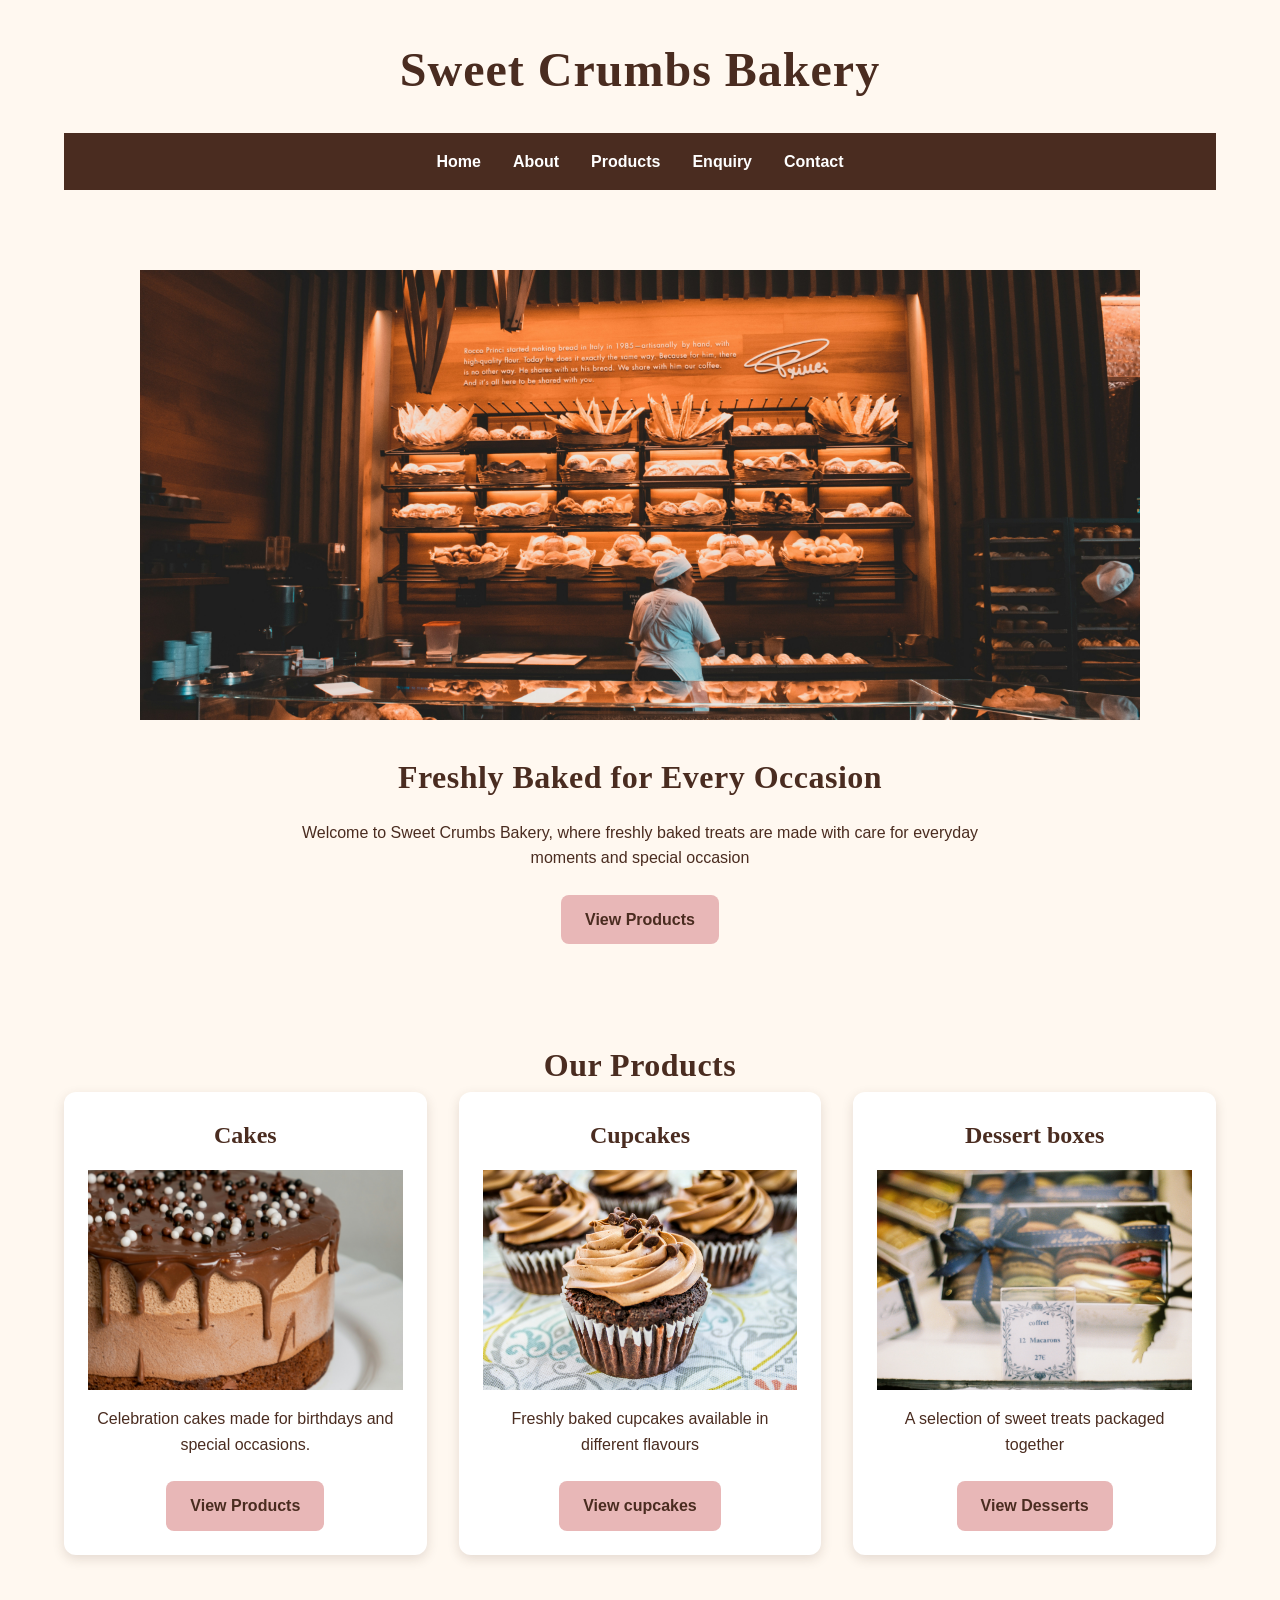
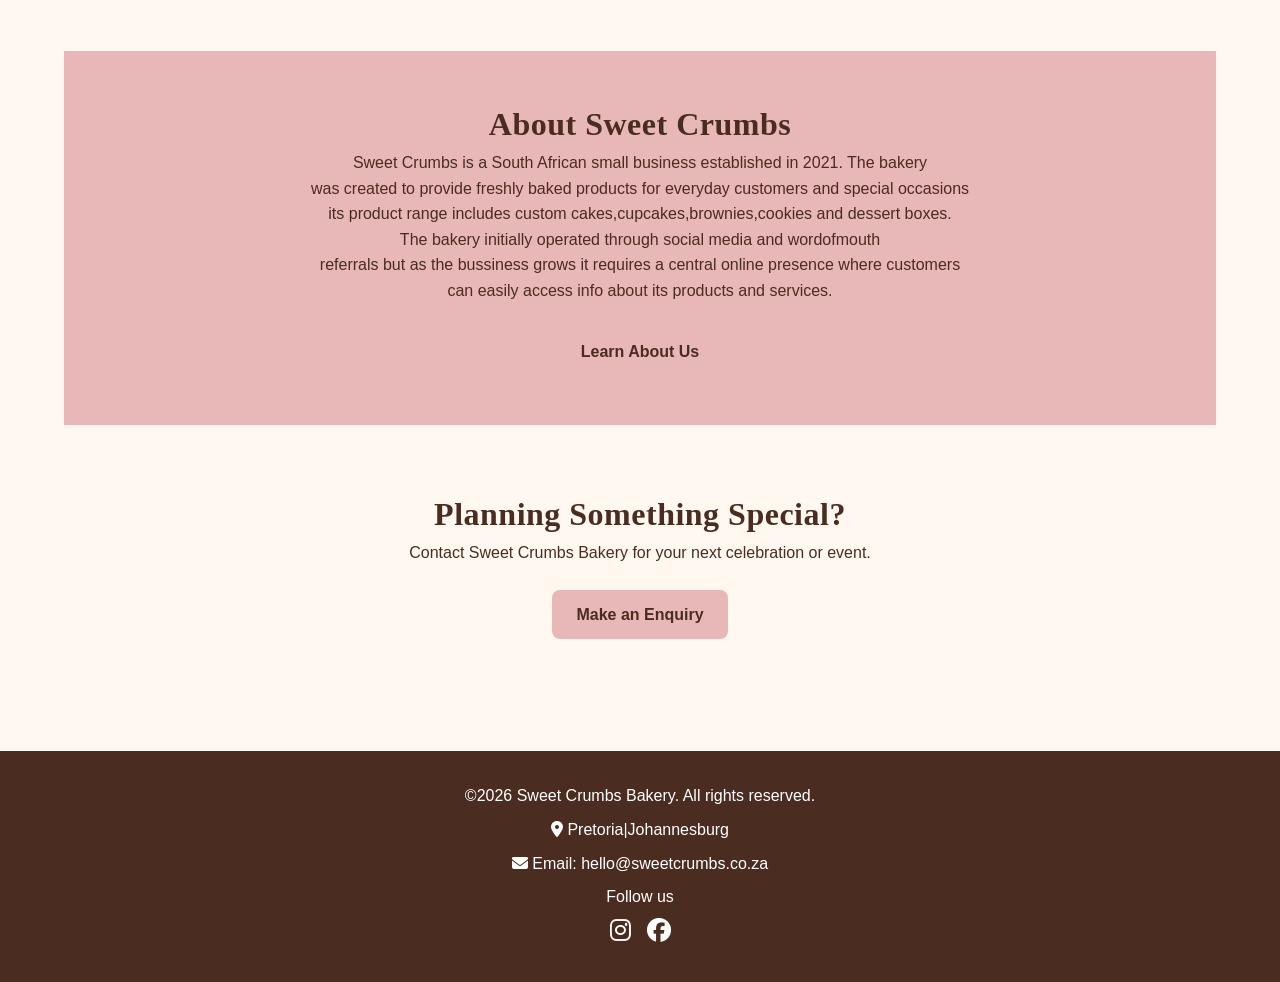
<file: sweet-crumbs/index.html>
<!DOCTYPE html>
<html lang="en">
<head>
    <meta charset="UTF-8">
    <meta name="viewport" content="width=device-width, initial-scale=1.0">
    <title>Sweet Crumbs Bakery | Home</title>
    <link rel="stylesheet" href="https://cdnjs.cloudflare.com/ajax/libs/font-awesome/6.7.2/css/all.min.css">
    <link rel="stylesheet" href="css/style.css">
</head>
<body>
    <!--Website header-->
    <header>
        <h1>Sweet Crumbs Bakery</h1>
        <!--Main navigation-->
        <nav>
            <ul>
                <li><a href="index.html">Home</a></li>
                <li><a href="about.html">About</a></li>
                <li><a href="products.html">Products</a></li>
                <li><a href="enquiry.html">Enquiry</a></li>
                <li><a href="contact.html">Contact</a></li>
            </ul>
        </nav>


    </header>
    <!--Main Website Content-->
    <main>
        <!--Hero Section-->
        <section>
            <img src="images/hero-bakery.jpg"
                 srcset="images/hero-bakery.jpg 1000w"
                 sizes="(max-width: 600px) 95vw, (max-width: 900px) 90vw, 1000px"
                 alt="Freshly baked treats at sweet crumbs Bakery">
            <h2>Freshly Baked for Every Occasion</h2>
            <p>
                Welcome to Sweet Crumbs Bakery, where freshly baked treats are made with care for everyday moments and special occasion
            </p>
            <a href="products.html">View Products</a>
        </section>
        <!--Products section-->
        <section class="products-section">
            <h2>Our Products</h2>
            <div class="product-grid">
            <article>
                <h3>Cakes</h3>
                <img src="images/chocolate-cake.jpg"
                     alt="Chocolate celebration cake">
                <p>
                    Celebration cakes made for birthdays and special occasions.
                </p>
                <a href="products.html">View Products</a>
            </article>
            <article>
                <h3>Cupcakes</h3>
                <img src="images/cupcakes.jpg"
                     alt="assorted cupcakes">
                <p>
                    Freshly baked cupcakes available in different flavours
                </p>
                <a href="products.html">View cupcakes</a>
            </article>
            <article>
                <h3>Dessert boxes</h3>
                <img src="images/dessert-boxes.jpg"
                     alt="Assorted Dessert box">
                <p>
                    A selection of sweet treats packaged together
                </p>
                <a href="products.html">View Desserts</a>
            </article>
            </div>
        </section>
        <!--About section-->
        <section class="about-section">
            <h2>About Sweet Crumbs</h2>
            <p>
                Sweet Crumbs is a South African small business established in 2021. The bakery<br>
                was created to provide freshly baked products for everyday customers and special occasions<br>
                its product range includes custom cakes,cupcakes,brownies,cookies and dessert boxes.<br>
                The bakery initially operated through social media and wordofmouth<br>
                referrals but as the bussiness grows it requires a central online presence where customers<br>
                can easily access info about its products and services.

            </p>
            <a href="about.html">Learn About Us</a>
        </section>
        <!--CTA-->
        <section>
            <h2>Planning Something Special?</h2>
            <p>
                Contact Sweet Crumbs Bakery for your next celebration or event.
            </p>
            <a href="enquiry.html">Make an Enquiry</a>
        </section>
    </main>
    <!--Website Footer-->
    <footer>
        <p>&copy;2026 Sweet Crumbs Bakery. All rights reserved.</p>
        <p> <i class="fa-solid fa-location-dot"></i>
            Pretoria|Johannesburg</p>
        <p> <i class="fa-solid fa-envelope"></i>
            Email: hello@sweetcrumbs.co.za</p>
        <p>Follow us</p>

        <p class="social-icons">
            <i class="fa-brands fa-instagram"></i>
            <i class="fa-brands fa-facebook"></i>
        </p>
    </footer> 
    
    
</body>
</html>
</file>
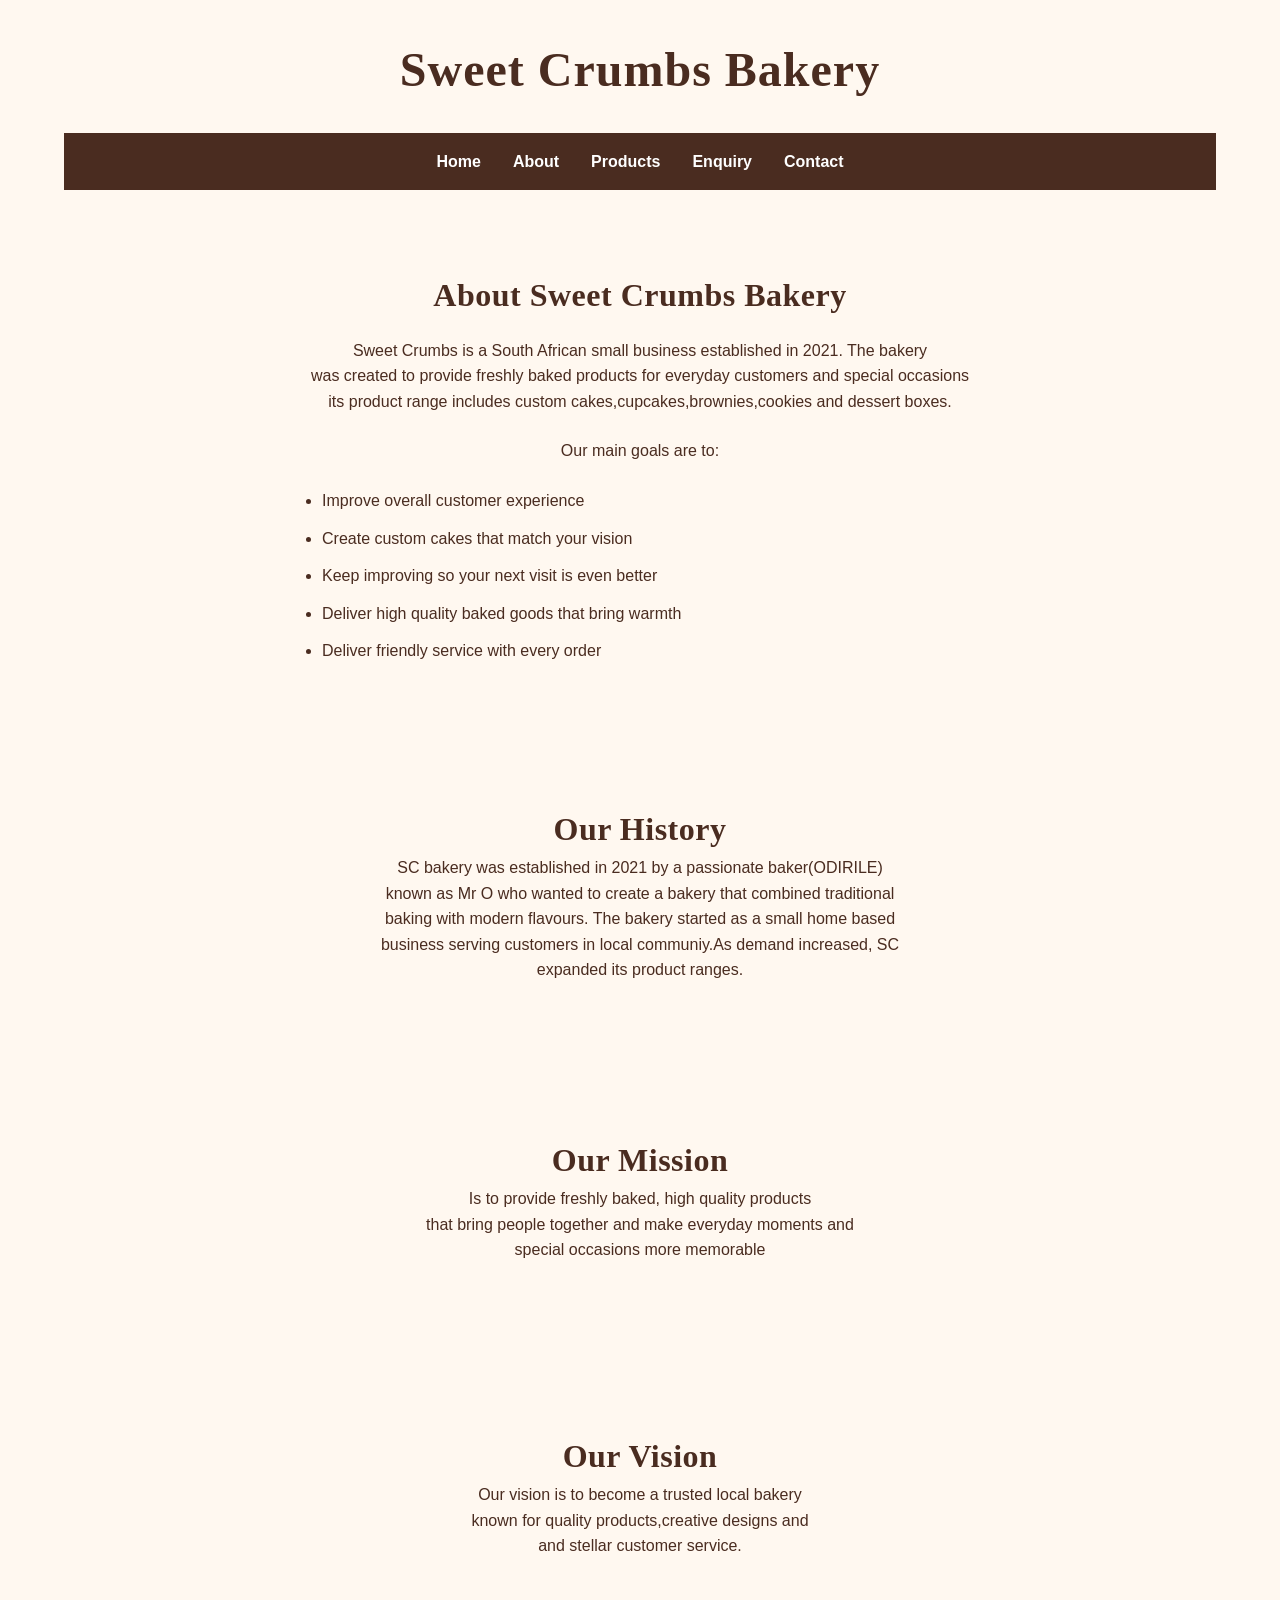
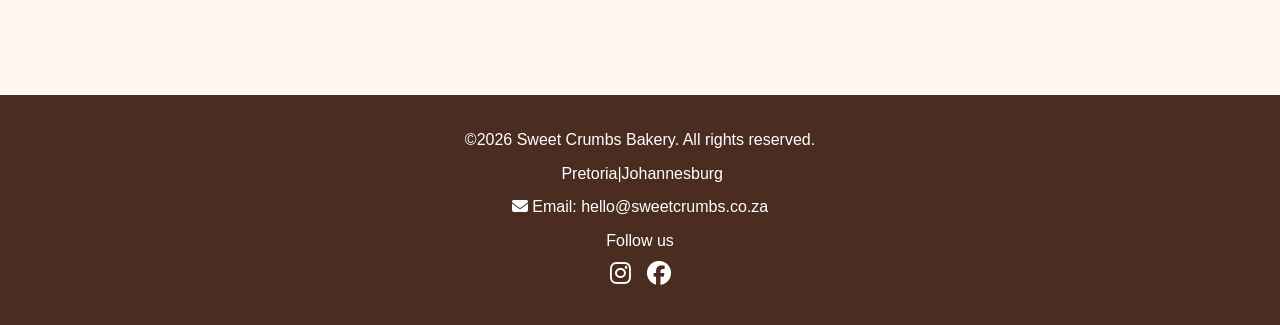
<file: sweet-crumbs/about.html>
<!DOCTYPE html>
<html lang="en">
<head>
    <meta charset="UTF-8">
    <meta name="viewport" content="width=device-width, initial-scale=1.0">
    <title>About Us | Sweet Crumbs Bakery</title>
    <link rel="stylesheet" href="https://cdnjs.cloudflare.com/ajax/libs/font-awesome/6.7.2/css/all.min.css">
    <link rel="stylesheet" href="css/style.css">
</head>
<body>
    <!--Website header-->
    <header>
        <h1>Sweet Crumbs Bakery</h1>
        <!--Main navigation-->
        <nav>
            <ul>
                <li><a href="index.html">Home</a></li>
                <li><a href="about.html">About</a></li>
                <li><a href="products.html">Products</a></li>
                <li><a href="enquiry.html">Enquiry</a></li>
                <li><a href="contact.html">Contact</a></li>
            </ul>
        </nav>


    </header>
    <!--Main Website Content-->
    <main>
        <!--About intro-->
        <section class="about-intro">
            <h2>About Sweet Crumbs Bakery</h2>
            <p>
                Sweet Crumbs is a South African small business established in 2021. The bakery<br>
                was created to provide freshly baked products for everyday customers and special occasions<br>
                its product range includes custom cakes,cupcakes,brownies,cookies and dessert boxes.<br>
                

            </p>
            <p>
                Our main goals are to:<br>
            </p>
            <ul>
                <li>Improve overall customer experience</li>
                <li>Create custom cakes that match your vision</li>
                <li>Keep improving so your next visit is even better</li>
                <li>Deliver high quality baked goods that bring warmth</li>
                <li>Deliver friendly service with every order</li>
            </ul>
        </section>
        <!--History-->
        <section class="history-section">
            <h2>Our History</h2>
            <p>
                SC bakery was established in 2021 by a passionate baker(ODIRILE)<br>
                known as Mr O who wanted to create a bakery that combined traditional<br>
                baking with modern flavours. The bakery started as a small home based<br>
                business serving customers in local communiy.As demand increased, SC<br>
                expanded its product ranges.
            </p>
        </section>
        <!--Mission-->
        <section class="mission-section">
            <h2>Our Mission</h2>
            <p>
                Is to provide freshly baked, high quality products<br>
                that bring people together and make everyday moments and<br>
                special occasions more memorable
            </p>
        </section>
        <!--Vision-->
        <section class="vision-section">
            <h2>Our Vision</h2>
            <p>
                Our vision is to become a trusted local bakery<br>
                known for quality products,creative designs and<br>
                and stellar customer service.
            </p>
        </section>
    </main>
    <!--Website footer-->
    <footer>
        <p>&copy;2026 Sweet Crumbs Bakery. All rights reserved.</p>
        <p> <i class="fa-solid fa location-dot"></i>
            Pretoria|Johannesburg</p>
        <p> <i class="fa-solid fa-envelope"></i>
            Email: hello@sweetcrumbs.co.za</p>
        <p>Follow us</p>

        <p class="social-icons">
            <i class="fa-brands fa-instagram"></i>
            <i class="fa-brands fa-facebook"></i>
        </p>
    </footer> 
    
    
</body>
</html>
</file>
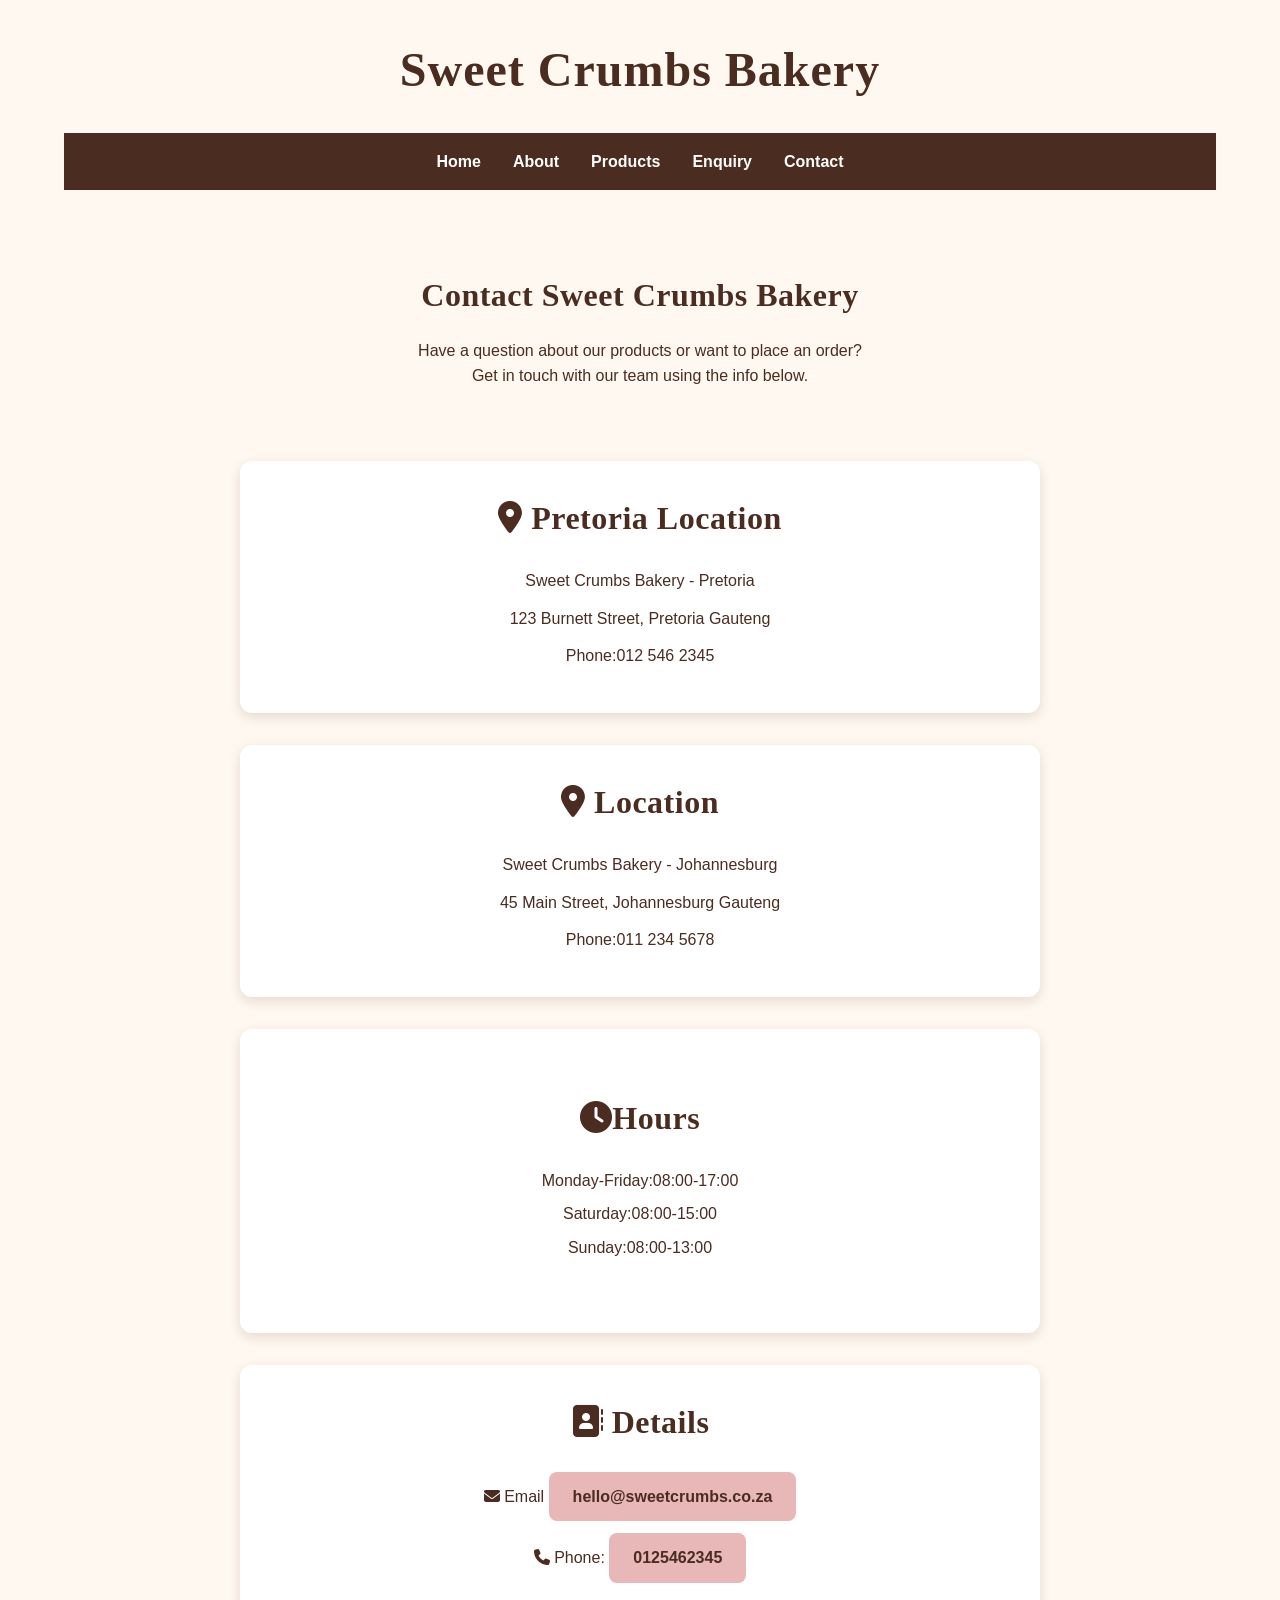
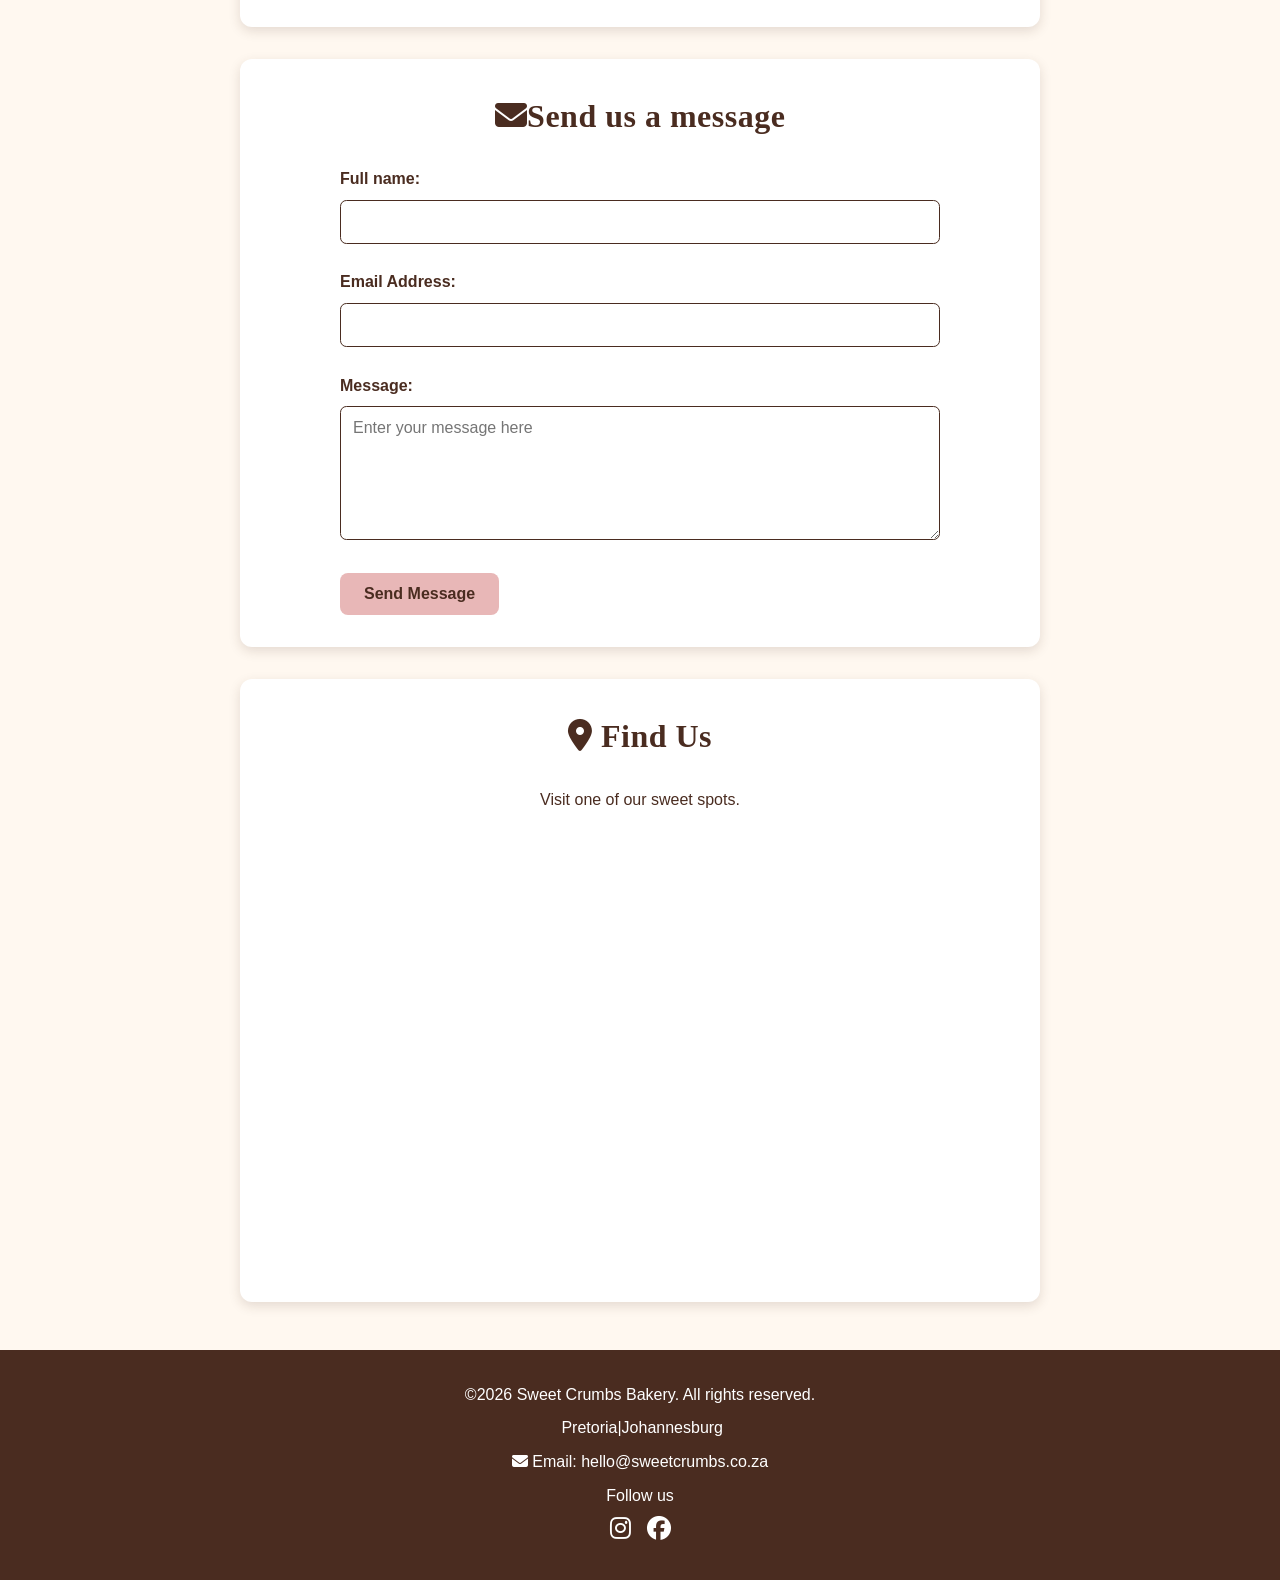
<file: sweet-crumbs/contact.html>
<!DOCTYPE html>
<html lang="en">
<head>
    <meta charset="UTF-8">
    <meta name="viewport" content="width=device-width, initial-scale=1.0">
    <title>Contact Us | Sweet Crumbs Bakery</title>
    <link rel="stylesheet" href="https://cdnjs.cloudflare.com/ajax/libs/font-awesome/6.7.2/css/all.min.css">
    <link rel="stylesheet" href="css/style.css">
</head>
<body>
    <!--Website header-->
    <header>
        <h1>Sweet Crumbs Bakery</h1>
        <!--Main navigation-->
        <nav>
            <ul>
                <li><a href="index.html">Home</a></li>
                <li><a href="about.html">About</a></li>
                <li><a href="products.html">Products</a></li>
                <li><a href="enquiry.html">Enquiry</a></li>
                <li><a href="contact.html">Contact</a></li>
            </ul>
        </nav>


    </header>
    <!--Main Website Content-->
    <main>
        <section class="contact-intro">
            <h2>Contact Sweet Crumbs Bakery</h2>
            <p>
                Have a question about our products or want to place an order?<br>
                Get in touch with our team using the info below.
            </p>
        </section>
        <section class="location-section">
            <h2><i class="fa-solid fa-location-dot"></i> Pretoria Location</h2>
            <p>
                Sweet Crumbs Bakery - Pretoria
            </p>
            <p>
                123 Burnett Street, Pretoria Gauteng
            </p>
            <p>
                Phone:012 546 2345
            </p>
        </section>
        <section class="location-section">
            <h2><i class="fa-solid fa-location-dot"></i> Location</h2>
            <p>
                Sweet Crumbs Bakery - Johannesburg
            </p>
            <p>
                45 Main Street, Johannesburg Gauteng
            </p>
            <p>
                Phone:011 234 5678
            </p>
        </section>
        <section class="hours-section">
            <h2><i class="fa-solid fa-clock"></i>Hours</h2>
            <ul>
                <li>Monday-Friday:08:00-17:00</li>
                <li>Saturday:08:00-15:00</li>
                <li>Sunday:08:00-13:00</li>
            </ul>
        </section>
        <section class="contact-details">
            <h2><i class="fa-solid fa-address-book"></i> Details</h2>
            <p> <i class="fa-solid fa-envelope"></i>
                Email
                <a href="mailto:hello@sweetcrumbs.co.za">hello@sweetcrumbs.co.za</a>
            </p>
            <p> <i class="fa-solid fa-phone"></i>
                Phone:
                <a href="tel:+27125462345">0125462345</a>

            </p>
        </section>
        <section class="contact-form-section">
            <h2><i class="fa-solid fa-envelope"></i>Send us a message</h2>
            <form>
                <label for="contact-name">Full name:</label>
                <input type="text" name="contact-name" id="contact-name" required>
                <br><br>
                <label for="contact-email">Email Address:</label>
                <input type="email" id="contact-email" name="contact-email" required>
                <br><br>
                <label for="message">Message:</label>
                <br>
                <textarea name="message" id="message" rows="6" cols="40" placeholder="Enter your message here"></textarea>
                <br><br>
                <button type="submit">Send Message</button>
            </form>
        </section>
        <section class="map-section">
            <h2><i class="fa-solid fa-location-dot"></i> Find Us</h2>
            <p>
                Visit one of our sweet spots.
            </p>
            <!--map iframe will be added here-->
            <iframe src="https://www.google.com/maps" frameborder="0" width="600" height="450" title="Sweet Crumbs Bakery Location Map"></iframe>
        </section>

    </main>
    <!--Website footer-->
    <footer>
        <p>&copy;2026 Sweet Crumbs Bakery. All rights reserved.</p>
        <p> <i class="fa-solid fa location-dot"></i>
            Pretoria|Johannesburg</p>
        <p> <i class="fa-solid fa-envelope"></i>
            Email: hello@sweetcrumbs.co.za</p>
        <p>Follow us</p>

        <p class="social-icons">
            <i class="fa-brands fa-instagram"></i>
            <i class="fa-brands fa-facebook"></i>
        </p>
    </footer> 
    
    
</body>
</html>
</file>
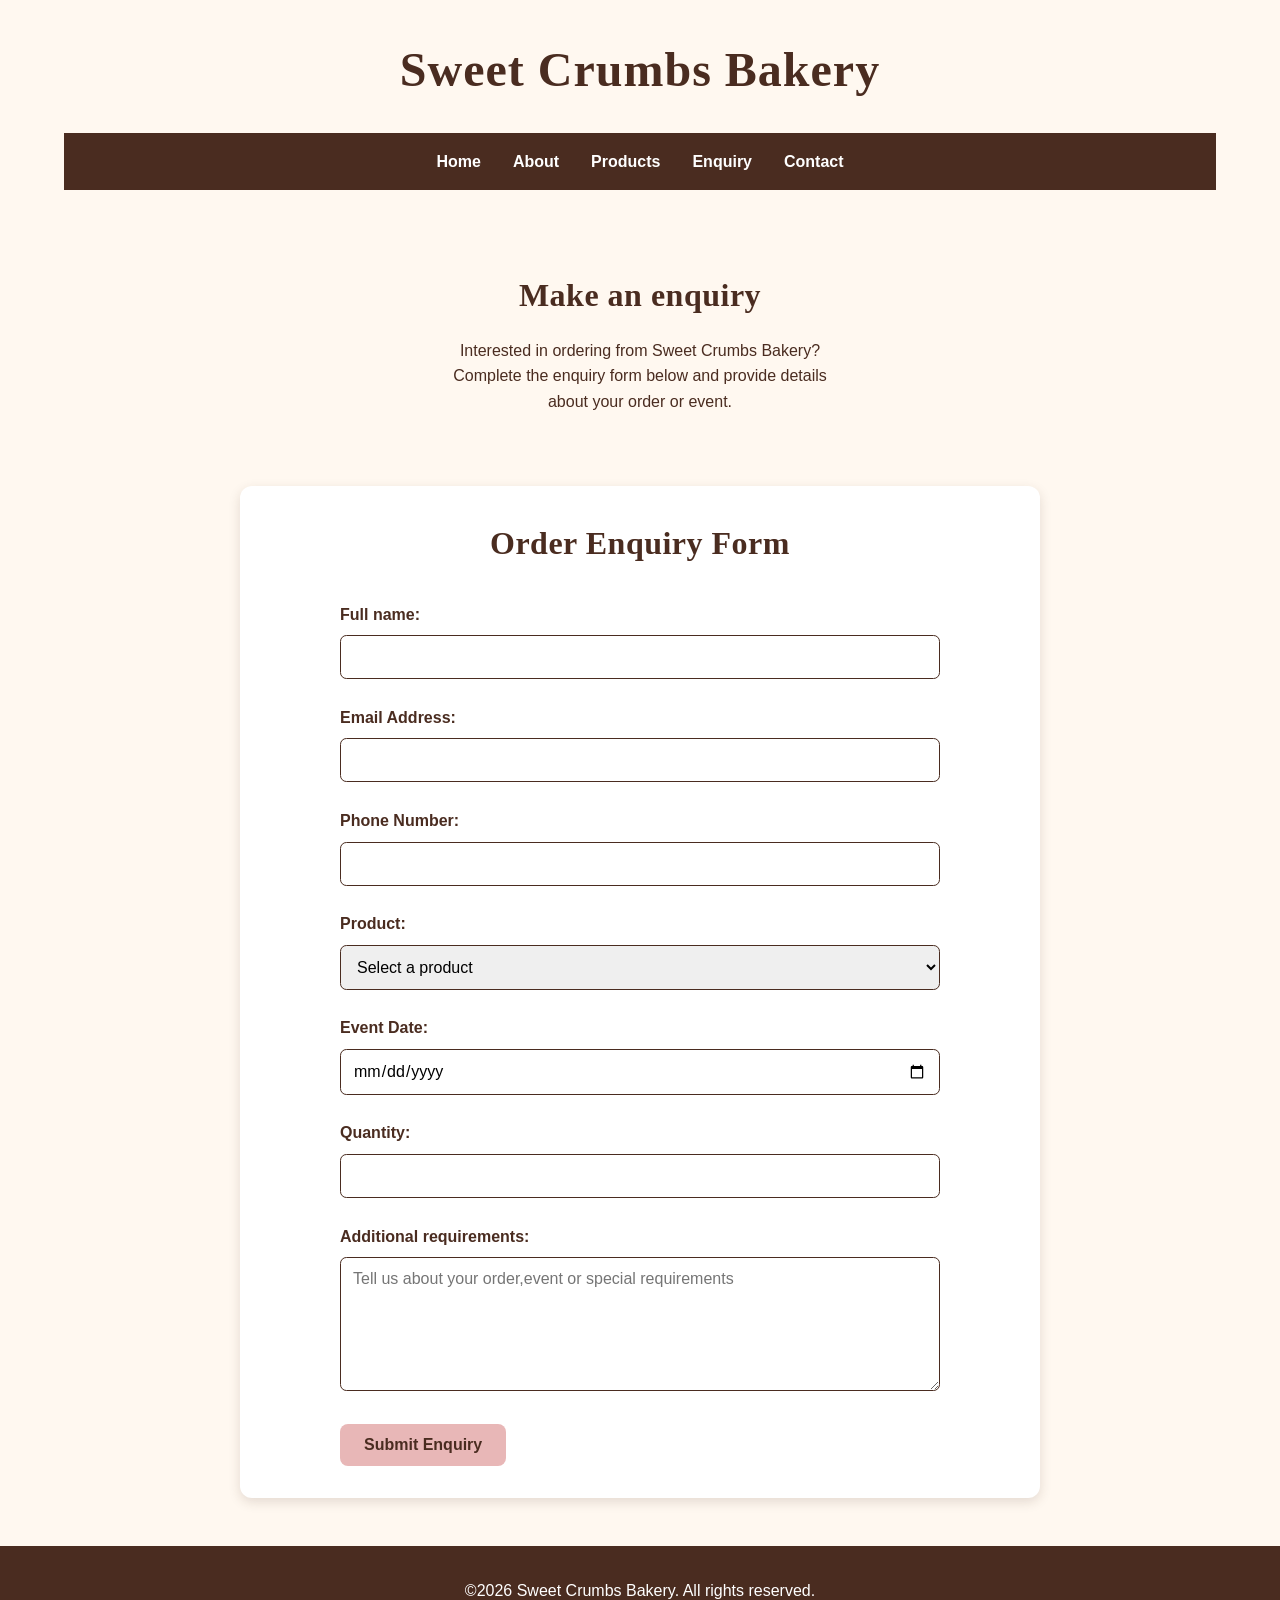
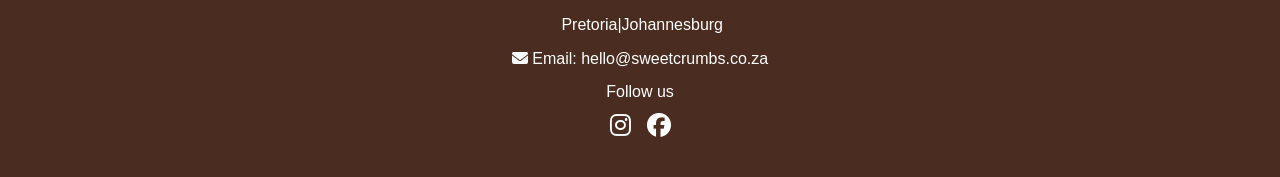
<file: sweet-crumbs/enquiry.html>
<!DOCTYPE html>
<html lang="en">
<head>
    <meta charset="UTF-8">
    <meta name="viewport" content="width=device-width, initial-scale=1.0">
    <title>Make an Enquiry | Sweet Crumbs Bakery</title>
    <link rel="stylesheet" href="https://cdnjs.cloudflare.com/ajax/libs/font-awesome/6.7.2/css/all.min.css">
    <link rel="stylesheet" href="css/style.css">
</head>
<body>
    <!--Website header-->
    <header>
        <h1>Sweet Crumbs Bakery</h1>
        <!--Main navigation-->
        <nav>
            <ul>
                <li><a href="index.html">Home</a></li>
                <li><a href="about.html">About</a></li>
                <li><a href="products.html">Products</a></li>
                <li><a href="enquiry.html">Enquiry</a></li>
                <li><a href="contact.html">Contact</a></li>
            </ul>
        </nav>


    </header>
    <!--Main Website Content-->
    <main>
        <section class="enquiry-intro">
            <h2>Make an enquiry</h2>
            <p>
                Interested in ordering from Sweet Crumbs Bakery?<br>
                Complete the enquiry form below and provide details<br>
                about your order or event.
            </p>
        </section>
        <section class="enquiry-form-section">
            <h2>Order Enquiry Form</h2>
            <form>
                <label for="name">Full name:</label>
                <input type="text" id="name" name="name" required>
                <br><br>
                <label for="email">Email Address:</label>
                <input type="email" id="email" name="email" required>
                <br><br>
                <label for="phone">Phone Number:</label>
                <input type="tel" id="phone" name="phone" required>
                <br><br>
                <label for="product">Product:</label>
                <select name="product" id="product">
                    <option value="">Select a product</option>
                    <option value="cake">Cake</option>
                    <option value="cupcakes">Cupcakes</option>
                    <option value="brownies">Brownies</option>
                    <option value="cookies">Cookies</option>
                    <option value="dessert-boxes">Dessert Box</option>
                </select>
                <br><br>
                <label for="eventdate">Event Date:</label>
                <input type="date" name="eventdate" id="eventdate">
                <br><br>
                <label for="quantity">Quantity:</label>
                <input type="number" id="quantity" name="quantity" min="1">
                <br><br>
                <label for="requirements">Additional requirements:</label>
                <br>
                <textarea name="requirements" id="requirements" rows="6" cols="40" placeholder="Tell us about your order,event or special requirements"></textarea>
                <br><br>
                <button type="submit">
                    Submit Enquiry
                </button>
        
            </form>
        </section>
    </main>
    <!--Website Footer-->
    <footer>
        <p>&copy;2026 Sweet Crumbs Bakery. All rights reserved.</p>
        <p> <i class="fa-solid fa location-dot"></i>
            Pretoria|Johannesburg</p>
        <p> <i class="fa-solid fa-envelope"></i>
            Email: hello@sweetcrumbs.co.za</p>
        <p>Follow us</p>

        <p class="social-icons">
            <i class="fa-brands fa-instagram"></i>
            <i class="fa-brands fa-facebook"></i>
        </p>
    </footer> 
    
    
    
</body>
</html>
</file>
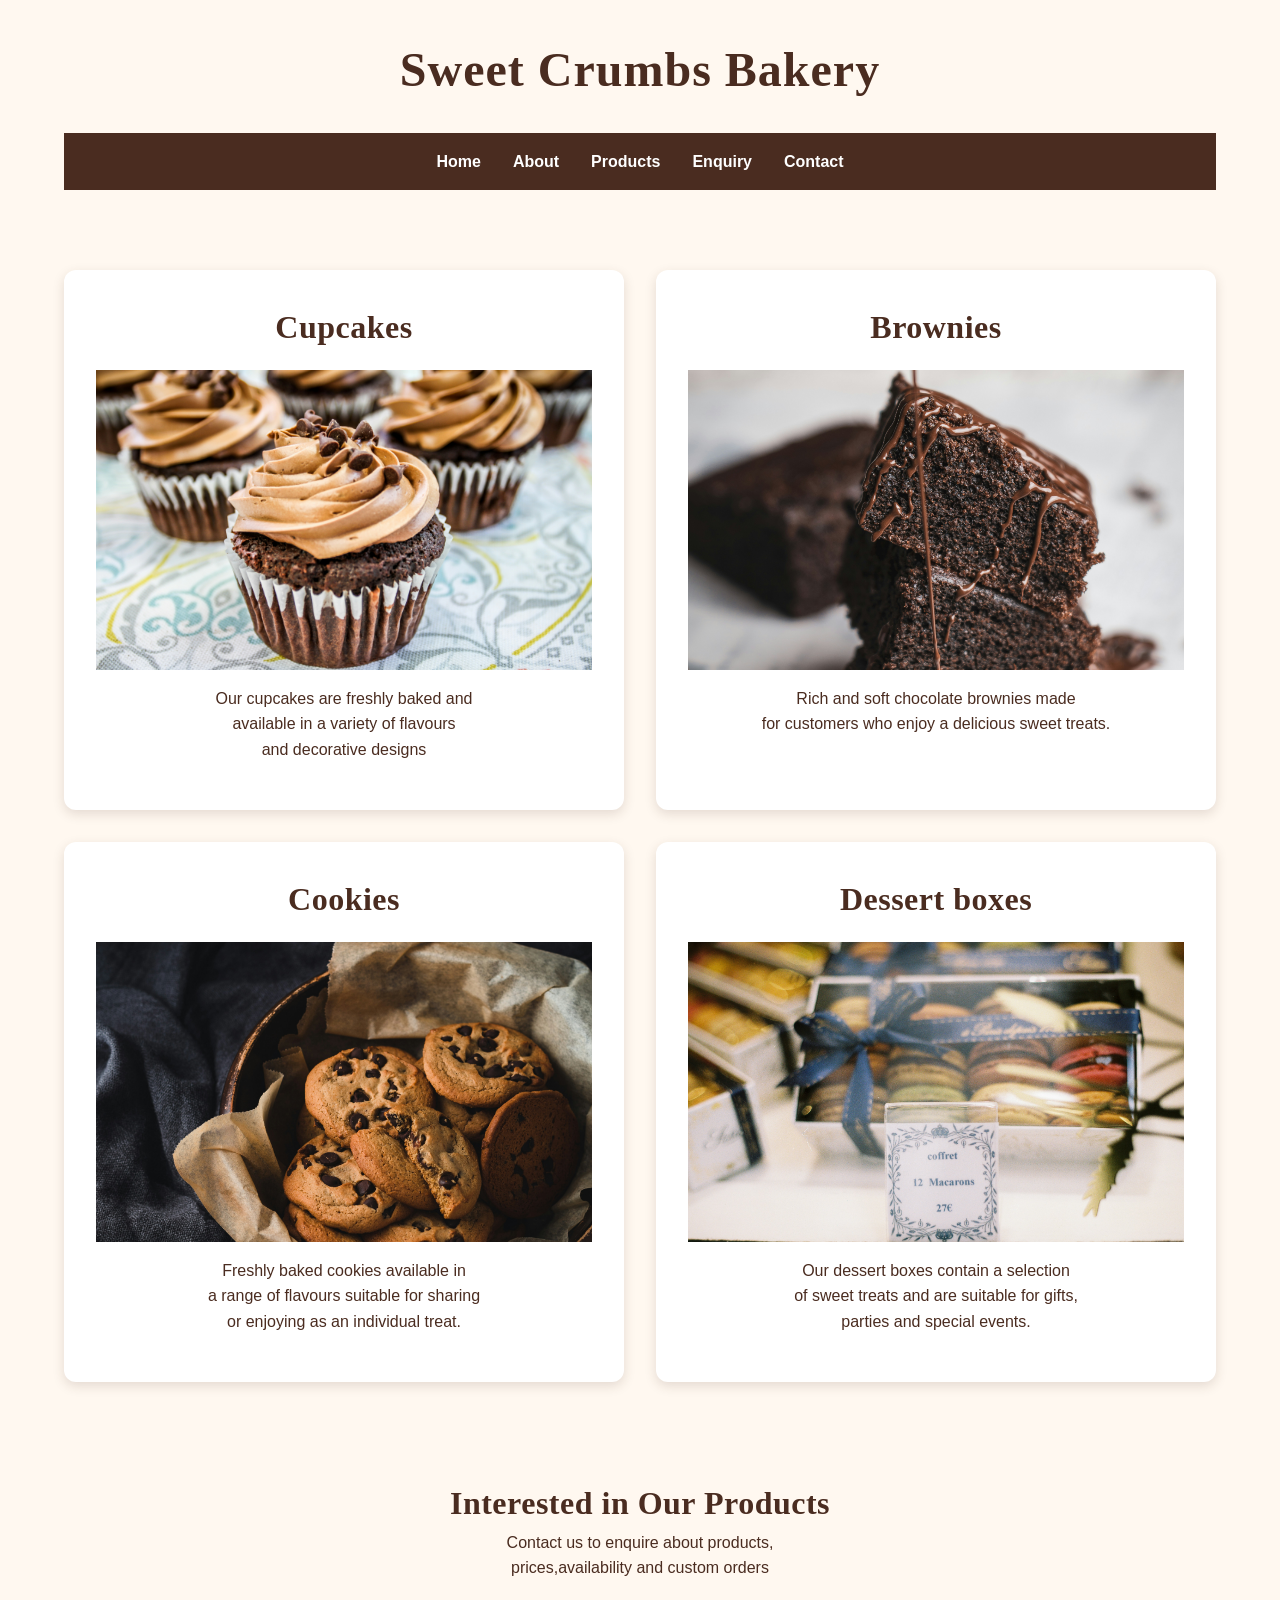
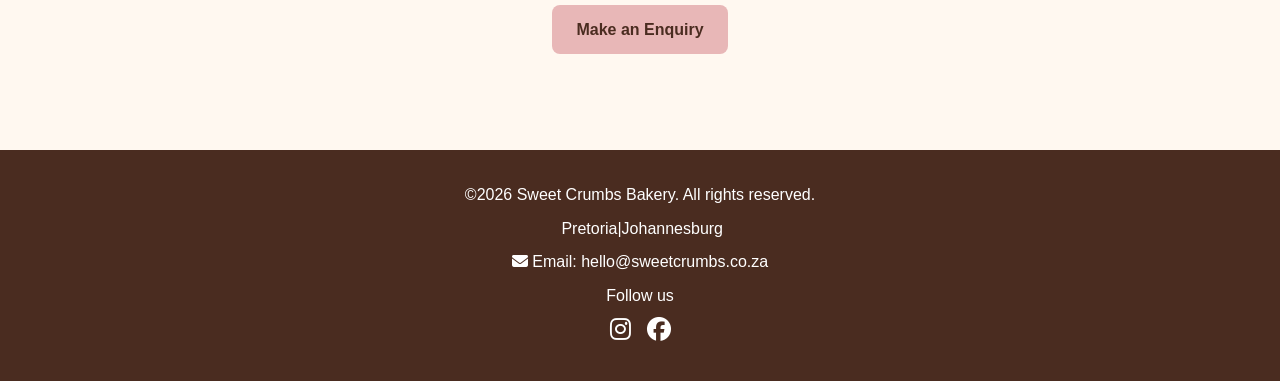
<file: sweet-crumbs/products.html>
<!DOCTYPE html>
<html lang="en">
<head>
    <meta charset="UTF-8">
    <meta name="viewport" content="width=device-width, initial-scale=1.0">
    <title>Products | Sweet Crumbs Bakery</title>
    <link rel="stylesheet" href="https://cdnjs.cloudflare.com/ajax/libs/font-awesome/6.7.2/css/all.min.css">
    <link rel="stylesheet" href="css/style.css">
</head>
<body>
    <!--Website header-->
    <header>
        <h1>Sweet Crumbs Bakery</h1>
        <!--Main navigation-->
        <nav>
            <ul>
                <li><a href="index.html">Home</a></li>
                <li><a href="about.html">About</a></li>
                <li><a href="products.html">Products</a></li>
                <li><a href="enquiry.html">Enquiry</a></li>
                <li><a href="contact.html">Contact</a></li>
            </ul>
        </nav>
    </header>
    <main>

        <div class="products-page-grid">
    


        <!--cupcakes-->
        <section class="product-item">
            <h2>Cupcakes</h2>
            <img src="images/cupcakes.jpg"
                 srcset="images/cupcakes.jpg 600w,
             images/cupcakes.jpg 1000w,
             images/cupcakes.jpg 1500w"
     sizes="(max-width: 768px) 100vw, 33vw"
                 alt="assorted cupcakes">
            <p>
                Our cupcakes are freshly baked and<br>
                available in a variety of flavours<br>
                and decorative designs
            </p>
        </section>

        <section class="product-item">
            <h2>Brownies</h2>
            <img src="images/brownies.jpg"
                 srcset="images/brownies.jpg 600w,
             images/brownies.jpg 1000w,
             images/brownies.jpg 1500w"
     sizes="(max-width: 768px) 100vw, 33vw"
                 alt="Chocolate brownies">
            <p>
                Rich and soft chocolate brownies made<br>
                for customers who enjoy a delicious sweet treats.<br>
            </p>
        </section>

        <section class="product-item">
            <h2>Cookies</h2>
            <img src="images/cookies.jpg"
                 srcset="images/cookies.jpg 600w,
             images/cookies.jpg 1000w,
             images/cookies.jpg 1500w"
     sizes="(max-width: 768px) 100vw, 33vw"
                 alt="Freshly baked cookies">
            <p>
                Freshly baked cookies available in<br>
                a range of flavours suitable for sharing<br>
                or enjoying as an individual treat.

            </p>
        </section>
        <section class="product-item">
            <h2>Dessert boxes</h2>
            <img src="images/dessert-boxes.jpg"
                 srcset="images/dessert-boxes.jpg 600w,
             images/dessert-boxes.jpg 1000w,
             images/dessert-boxes.jpg 1500w"
     sizes="(max-width: 768px) 100vw, 33vw"
                 alt="assorted dessert box">
            <p>
                Our dessert boxes contain a selection <br>
                of sweet treats and are suitable for gifts,<br>
                parties and special events.

            </p>
        </section>
        </div>
        <!--product enquiry call to action-->
        <section>
            <h2>Interested in Our Products</h2>
            <p>
                Contact us to enquire about products,<br>
                prices,availability and custom orders
            </p>
            <a href="enquiry.html">Make an Enquiry</a>
        </section>

    </main>
    <!--Website Footer-->
     <footer>
        <p>&copy;2026 Sweet Crumbs Bakery. All rights reserved.</p>
        <p> <i class="fa-solid fa location-dot"></i>
            Pretoria|Johannesburg</p>
        <p> <i class="fa-solid fa-envelope"></i>
            Email: hello@sweetcrumbs.co.za</p>
        <p>Follow us</p>

        <p class="social-icons">
            <i class="fa-brands fa-instagram"></i>
            <i class="fa-brands fa-facebook"></i>
        </p>
    </footer> 
    
    
</body>
</html>
</file>
<file: sweet-crumbs/css/style.css>
/*Sweet Crumbs Bakery Stylesheet*/

/*CSS Reset */
* {
    margin: 0;
    padding: 0;
    box-sizing: border-box;
}

/* Colour Palette */
:root {
    --cream: #FFF8F0;
    --chocolate: #4A2C20;
    --soft-pink: #E8B7B7;
    --white: #FFFFFF;
}

/* Base Style */
body {
    font-family: Arial, sans-serif;
    font-size: 1rem;
    line-height: 1.6;
    background-color: var(--cream);
    color: var(--chocolate);
}

/* Typography */
h1,
h2,
h3 {
    font-family: Georgia, serif;
    color: var(--chocolate);
}

h1 {
    font-size: 3rem;
    font-weight: 700;
    letter-spacing: 1px;

}
h2 {
    font-size: 2rem;
    font-weight: 700;
    letter-spacing: 0.5px;
}
h3 {
    font-size: 1.5rem;
    font-weight: 600;
}
a {
    color: var(--chocolate);
    text-decoration: none;
}
a:hover {
    color: var(--soft-pink);
}
/* navigation */
nav {
    background-color: var(--chocolate);
    padding: 1rem 5%;
}

nav ul {
    list-style: none;
    display: flex;
    justify-content: center;
    align-items: center;
    gap: 2rem;
}

nav a {
    color: var(--white);
    font-weight: 600;
}
nav a:hover {
    color: var(--soft-pink);
}

img {
    max-width: 100%;
    height: auto;
    display: block;
}

/* header */
header {
    background-color: var(--cream);
    text-align: center;
    padding: 2rem 5%;
}
header h1 {
    margin-bottom: 1.5rem;
}
/* main content*/
main {
    width: 90%;
    max-width: 1200px;
    margin: 0 auto;
}
/* hero section */
main > section:first-child {
    text-align: center;
    padding: 3rem 0;
}

main > section:first-child img {
    width: 100%;
    max-width: 1000px;
    height: 450px;
    object-fit: cover;
    margin: 0 auto 2rem;
}
main > section:first-child h2 {
    margin-bottom: 1rem;
}
main > section:first-child p {
    max-width: 700px;
    margin: 0 auto 1.5rem;
}

/*buttons*/
main a{
    display: inline-block;
    background-color: var(--soft-pink);
    color: var(--chocolate);
    padding: 0.75rem 1.5rem;
    border-radius: 0.5rem;
    font-weight: 600;
    transition: 0.3s ease;
}
main a:hover {
    background-color: var(--chocolate);
    color: var(--white);
}
/*link states*/
main a:focus {
    outline: 2px solid var(--chocolate);
    outline-offset: 3px;
}
main a:active {
    transform: scale(0.98);
}

/*products section */
.products-section{
    padding: 3rem 0;
    text-align: center;
}
/* Products Grid */

.product-grid {
    display: grid;
    grid-template-columns: repeat(3, minmax(0, 1fr));
    gap: 2rem;
    width: 100%;
}



/* product cards */
.products-section article {
    background-color: var(--white);
    padding: 1.5rem;
    border-radius: 0.75rem;
    box-shadow: 0 4px 12px rgba(74, 44, 32, 0.15);
}
.products-section article h3 {
    margin-bottom: 1rem;
}
.products-section article img {
    width: 100%;
    height: 220px;
    object-fit: cover;
    margin-bottom: 1rem;
}
.products-section article p {
    margin-bottom: 1.5rem;
}

/* about section*/
.about-section {
    background-color: var(--soft-pink);
    padding: 3rem 5%;
    text-align: center;
    margin-top: 3rem;
}
.about-section p {
    max-width: 800px;
    margin: 0 auto 1.5rem;
}

/*CTA*/
main > section:nth-child(4) {
    text-align: center;
    padding: 4rem 0;
}
main > section:nth-child(4) p {
    margin-bottom: 1.5rem;
}

/*footer*/
footer {
    background-color: var(--chocolate);
    color: var(--white);
    text-align: center;
    padding: 2rem 5%;
    margin-top: 3rem;
}
footer p {
    margin-bottom: 0.5rem;
}
/* tablet responsive design*/
@media (max-width: 900px) {
    
    h1 { 
        font-size: 2.5rem;
    }
    h2 {
        font-size: 1.75rem;
    }
    .product-grid {
        grid-template-columns: repeat(2,minmax(0,1fr));
    }
    main > section:first-child img {
        height: 350px;
    }
}

/*mobile responsive design*/
@media (max-width: 600px) {
    
    h1 {
        font-size: 2rem;
    }
    h2 {
        font-size: 1.5rem;
    }
    h3 {
        font-size: 1.25rem;
    }
    nav ul {
        flex-direction: column;
        gap: 1rem;
    }
    main {
        width: 95%;
    }
    

    
    main > section:first-child img {
        height: 250px;
    }
    .product-grid {
        grid-template-columns: 1fr;
    }
    main > section:nth-child(2) article img {
        height: 200px;
    }
    main > section:nth-child(3) {
        padding: 2rem 5%;
    }
    main > section:nth-child(4) {
        padding: 3rem 0;
    }
}



 /* About Page */

.about-intro,
.history-section,
.mission-section,
.vision-section {
    padding: 3rem 5%;
    margin-bottom: 2rem;
    text-align: center;
}

.about-intro p,
.history-section p,
.mission-section p,
.vision-section p {
    max-width: 800px;
    margin: 0 auto 1.5rem;
}

.about-intro ul {
    max-width: 700px;
    margin: 0 auto;
    text-align: left;
    padding-left: 2rem;
}

.about-intro li {
    margin-bottom: 0.75rem;
}
/* Enquiry Page */

.enquiry-intro {
    text-align: center;
    padding: 3rem 0 2rem;
}

.enquiry-intro p {
    max-width: 700px;
    margin: 0 auto;
}

.enquiry-form-section {
    background-color: var(--white);
    padding: 2rem;
    margin: 0 auto 3rem;
    max-width: 800px;
    border-radius: 0.75rem;
    box-shadow: 0 4px 12px rgba(74, 44, 32, 0.15);
}

.enquiry-form-section h2 {
    text-align: center;
    margin-bottom: 2rem;
}

.enquiry-form-section form {
    max-width: 600px;
    margin: 0 auto;
}

.enquiry-form-section label {
    font-weight: 600;
}

.enquiry-form-section input,
.enquiry-form-section select,
.enquiry-form-section textarea {
    width: 100%;
    padding: 0.75rem;
    margin-top: 0.5rem;
    border: 1px solid var(--chocolate);
    border-radius: 0.4rem;
    font-family: Arial, sans-serif;
    font-size: 1rem;
}

.enquiry-form-section textarea {
    resize: vertical;
}

.enquiry-form-section input:focus,
.enquiry-form-section select:focus,
.enquiry-form-section textarea:focus {
    outline: 2px solid var(--soft-pink);
    border-color: var(--chocolate);
}

.enquiry-form-section button {
    background-color: var(--soft-pink);
    color: var(--chocolate);
    padding: 0.75rem 1.5rem;
    border: none;
    border-radius: 0.5rem;
    font-weight: 600;
    font-size: 1rem;
    cursor: pointer;
    transition: 0.3s ease;
}

.enquiry-form-section button:hover {
    background-color: var(--chocolate);
    color: var(--white);
}

.enquiry-form-section button:focus {
    outline: 2px solid var(--chocolate);
    outline-offset: 3px;
}

.enquiry-form-section button:active {
    transform: scale(0.98);
}

/* Enquiry Page Responsive Design */

@media (max-width: 600px) {
    .enquiry-form-section {
        width: 95%;
        padding: 1.5rem;
    }

    .enquiry-form-section input,
    .enquiry-form-section select,
    .enquiry-form-section textarea {
        font-size: 0.95rem;
    }
}
/* Contact Page */

.contact-intro {
    text-align: center;
    padding: 3rem 0 2rem;
}

.contact-intro p {
    max-width: 700px;
    margin: 0 auto;
}

.location-section,
.hours-section,
.contact-details,
.contact-form-section,
.map-section {
    background-color: var(--white);
    padding: 2rem;
    margin: 0 auto 2rem;
    max-width: 800px;
    border-radius: 0.75rem;
    box-shadow: 0 4px 12px rgba(74, 44, 32, 0.15);
    text-align: center;
}

.location-section h2,
.hours-section h2,
.contact-details h2,
.contact-form-section h2,
.map-section h2 {
    margin-bottom: 1.5rem;
}

.location-section p,
.contact-details p {
    margin-bottom: 0.75rem;
}

.hours-section ul {
    list-style: none;
}

.hours-section li {
    margin-bottom: 0.5rem;
}

.contact-details a {
    color: var(--chocolate);
    font-weight: 600;
}

.contact-details a:hover {
    color: var(--soft-pink);
}

.contact-form-section form {
    max-width: 600px;
    margin: 0 auto;
    text-align: left;
}

.contact-form-section label {
    font-weight: 600;
}

.contact-form-section input,
.contact-form-section textarea {
    width: 100%;
    padding: 0.75rem;
    margin-top: 0.5rem;
    border: 1px solid var(--chocolate);
    border-radius: 0.4rem;
    font-family: Arial, sans-serif;
    font-size: 1rem;
}

.contact-form-section textarea {
    resize: vertical;
}

.contact-form-section input:focus,
.contact-form-section textarea:focus {
    outline: 2px solid var(--soft-pink);
    border-color: var(--chocolate);
}

.contact-form-section button {
    background-color: var(--soft-pink);
    color: var(--chocolate);
    padding: 0.75rem 1.5rem;
    border: none;
    border-radius: 0.5rem;
    font-weight: 600;
    font-size: 1rem;
    cursor: pointer;
    transition: 0.3s ease;
}

.contact-form-section button:hover {
    background-color: var(--chocolate);
    color: var(--white);
}

.contact-form-section button:focus {
    outline: 2px solid var(--chocolate);
    outline-offset: 3px;
}

.contact-form-section button:active {
    transform: scale(0.98);
}

.map-section iframe {
    width: 100%;
    max-width: 600px;
    height: 450px;
    border: 0;
}

/* Contact Page Responsive Design */

@media (max-width: 600px) {
    .location-section,
    .hours-section,
    .contact-details,
    .contact-form-section,
    .map-section {
        width: 95%;
        padding: 1.5rem;
    }

    .map-section iframe {
        height: 300px;
    }

    .contact-form-section input,
    .contact-form-section textarea {
        font-size: 0.95rem;
    }
}
/* Products Page */

.products-page-grid {
    display: grid;
    grid-template-columns: repeat(2, 1fr);
    gap: 2rem;
    padding: 3rem 0;
}

.products-page-grid .product-item {
    background-color: var(--white);
    padding: 2rem;
    border-radius: 0.75rem;
    box-shadow: 0 4px 12px rgba(74, 44, 32, 0.15);
    text-align: center;
}

.products-page-grid .product-item h2 {
    margin-bottom: 1rem;
}

.products-page-grid .product-item img {
    width: 100%;
    max-width: 500px;
    height: 300px;
    object-fit: cover;
    margin: 0 auto 1rem;
}

.products-page-grid .product-item p {
    margin-bottom: 1rem;
}

.products-page-grid .product-item:hover {
    transform: translateY(-5px);
    box-shadow: 0 6px 16px rgba(74, 44, 32, 0.2);
}

/* Products Page CTA */

.products-page-grid + section {
    text-align: center;
    padding: 3rem 0;
}

.products-page-grid + section p {
    margin-bottom: 1.5rem;
}

/* Products Page Responsive Design */

@media (max-width: 600px) {
    .products-page-grid {
        grid-template-columns: 1fr;
        padding: 2rem 0;
    }

    .products-page-grid .product-item {
        padding: 1.5rem;
    }

    .products-page-grid .product-item img {
        height: 250px;
    }
}
/* Social Media Icons */

.social-icons {
    display: flex;
    justify-content: center;
    gap: 1rem;
    font-size: 1.5rem;
}

.social-icons i {
    color: var(--white);
    transition: 0.3s ease;
}

.social-icons i:hover {
    color: var(--soft-pink);
    transform: scale(1.1);
}
</file>
